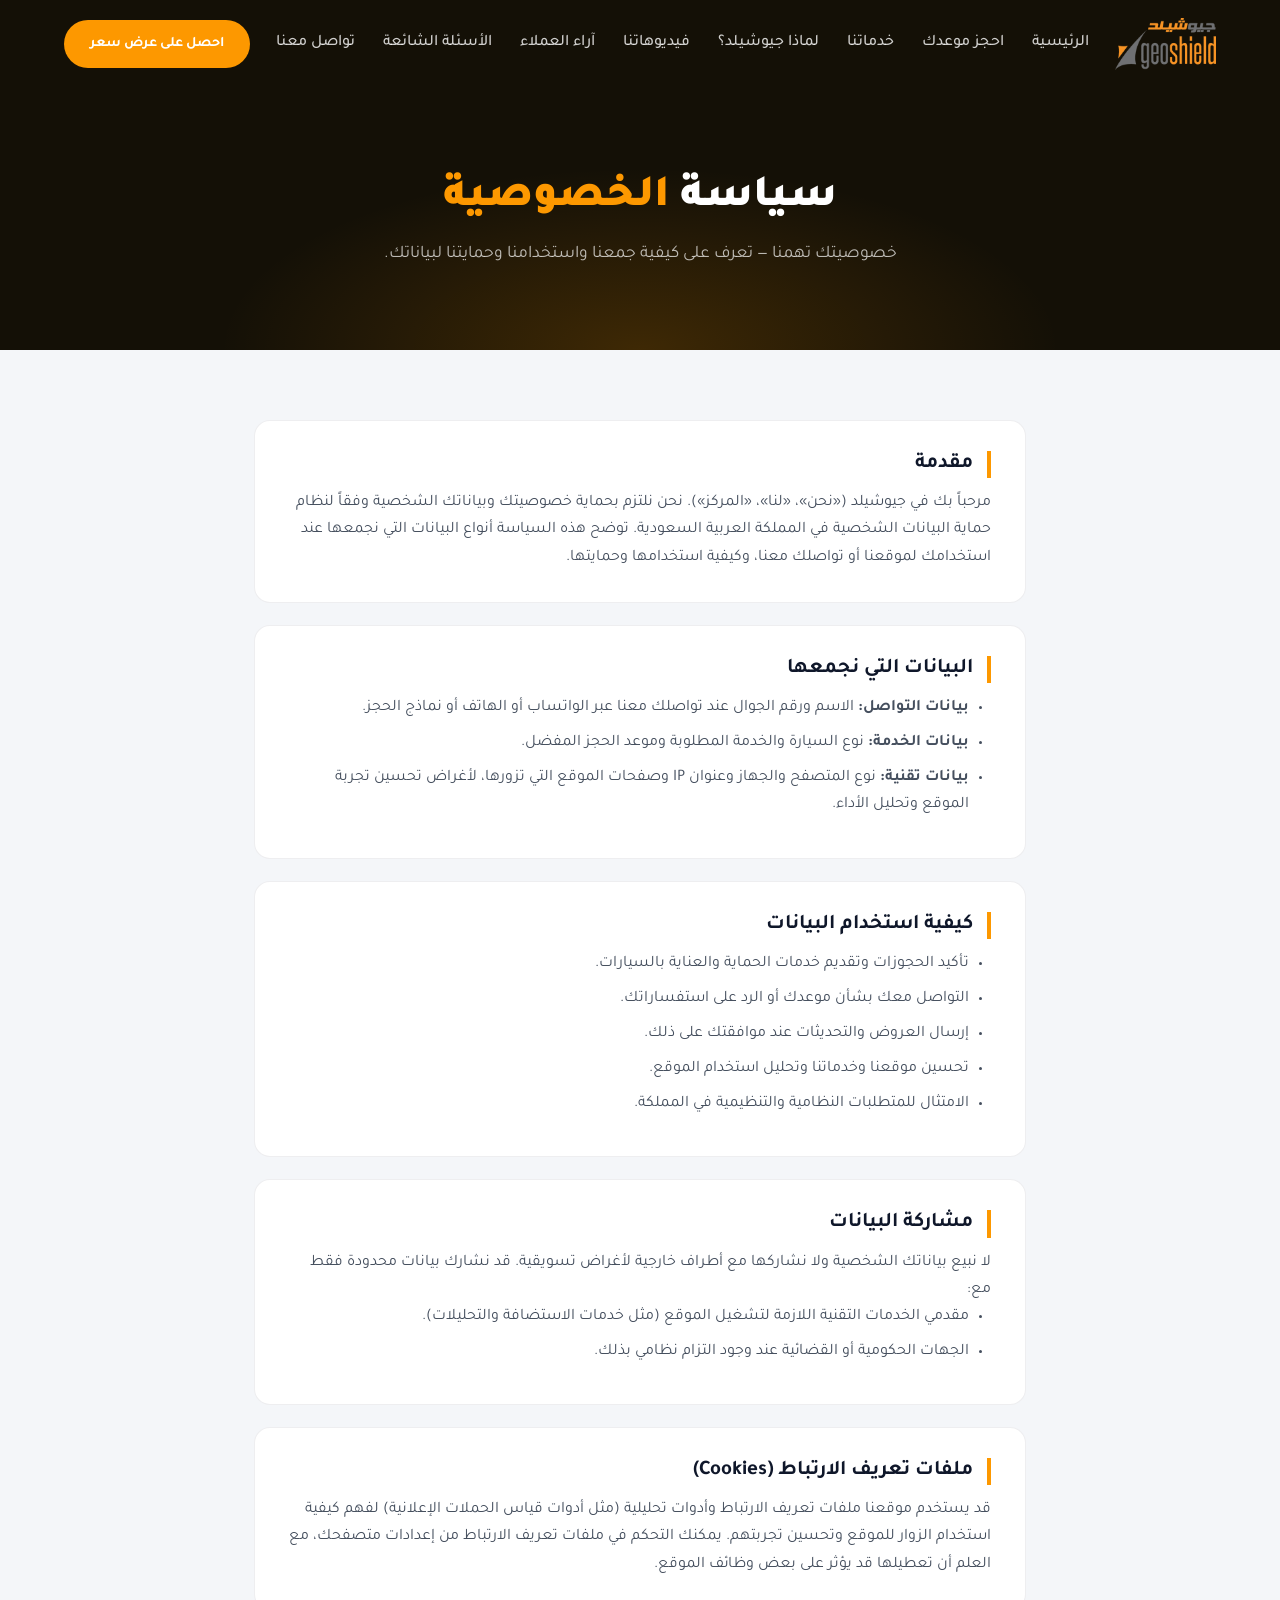
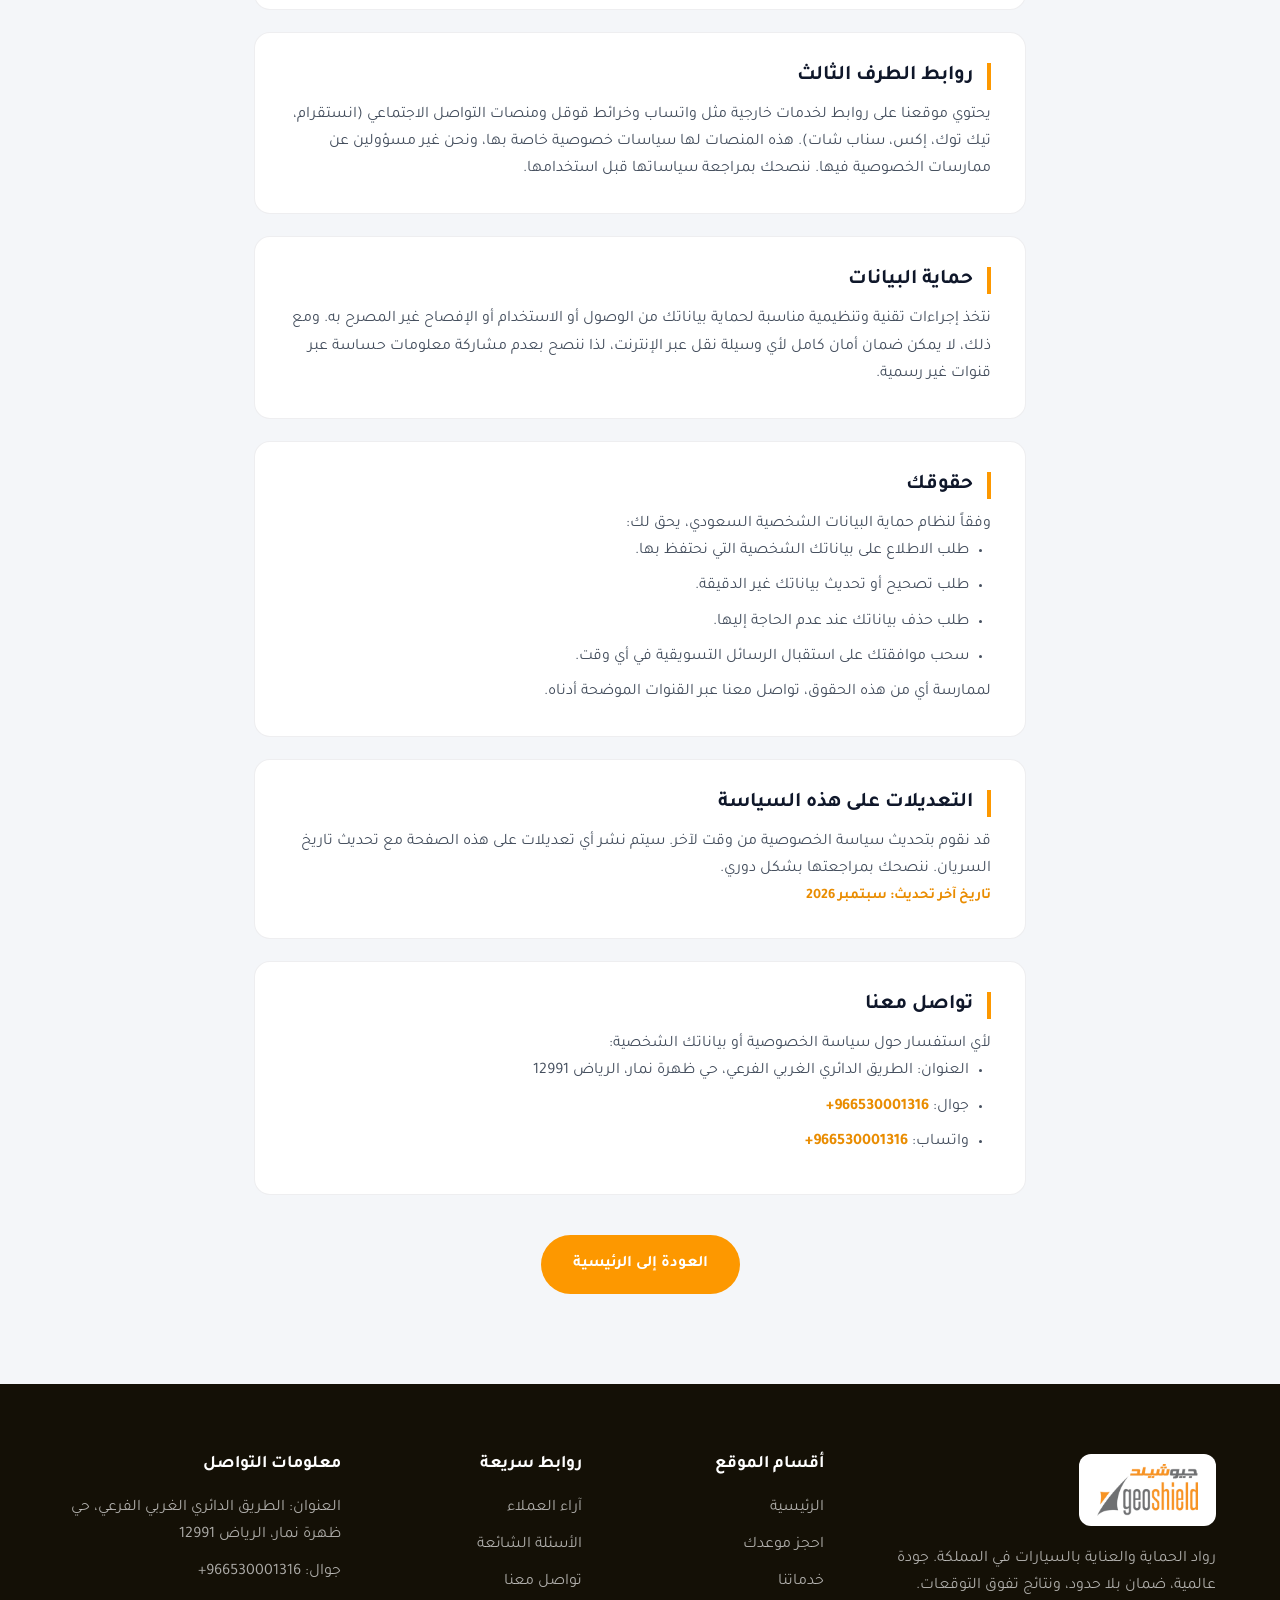
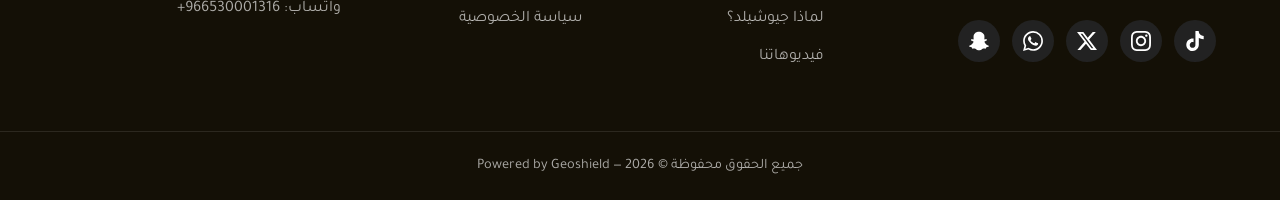
<file: privacy.html>
<!DOCTYPE html>
<html lang="ar" dir="rtl">
<head>
  <meta charset="UTF-8" />
  <meta name="viewport" content="width=device-width, initial-scale=1.0" />
  <title>سياسة الخصوصية | جيوشيلد — Geoshield</title>
  <meta name="description" content="سياسة الخصوصية لمركز جيوشيلد للعناية بالسيارات — كيف نجمع ونستخدم ونحمي بياناتك." />
  <meta name="robots" content="index, follow" />
  <meta name="theme-color" content="#FD9800" />
  <link rel="canonical" href="https://carclass-sa.com/privacy.html" />
  <link rel="icon" href="assets/favicon.png" />
  <link rel="preconnect" href="https://fonts.googleapis.com" />
  <link rel="preconnect" href="https://fonts.gstatic.com" crossorigin />
  <link href="https://fonts.googleapis.com/css2?family=Tajawal:wght@400;500;700;800;900&display=swap" rel="stylesheet" />
  <link rel="stylesheet" href="style.css" />
</head>
<body>

  <!-- ===== Header ===== -->
  <header class="site-header scrolled" id="siteHeader">
    <div class="container header-inner">
      <a href="index.html" class="logo">
        <img src="assets/logo.png" alt="Geoshield - جيوشيلد" />
      </a>

      <nav class="main-nav" id="mainNav">
        <a href="index.html" class="nav-link">الرئيسية</a>
        <a href="index.html#booking" class="nav-link">احجز موعدك</a>
        <a href="index.html#services" class="nav-link">خدماتنا</a>
        <a href="index.html#features" class="nav-link">لماذا جيوشيلد؟</a>
        <a href="index.html#videos" class="nav-link">فيديوهاتنا</a>
        <a href="index.html#reviews" class="nav-link">آراء العملاء</a>
        <a href="index.html#faq" class="nav-link">الأسئلة الشائعة</a>
        <a href="index.html#contact" class="nav-link">تواصل معنا</a>
      </nav>

      <a href="https://wa.me/966530001316" target="_blank" rel="noopener" class="btn btn-primary header-cta">احصل على عرض سعر</a>

      <button class="menu-toggle" id="menuToggle" aria-label="القائمة">
        <span></span><span></span><span></span>
      </button>
    </div>
  </header>

  <!-- ===== Page hero ===== -->
  <section class="page-hero">
    <div class="container">
      <h1>سياسة <span class="accent">الخصوصية</span></h1>
      <p>خصوصيتك تهمنا — تعرف على كيفية جمعنا واستخدامنا وحمايتنا لبياناتك.</p>
    </div>
  </section>

  <!-- ===== Content ===== -->
  <section class="policy-content">
    <div class="container policy-container">

      <div class="policy-block reveal">
        <h2>مقدمة</h2>
        <p>مرحباً بك في جيوشيلد («نحن»، «لنا»، «المركز»). نحن نلتزم بحماية خصوصيتك وبياناتك الشخصية وفقاً لنظام حماية البيانات الشخصية في المملكة العربية السعودية. توضح هذه السياسة أنواع البيانات التي نجمعها عند استخدامك لموقعنا أو تواصلك معنا، وكيفية استخدامها وحمايتها.</p>
      </div>

      <div class="policy-block reveal">
        <h2>البيانات التي نجمعها</h2>
        <ul>
          <li><strong>بيانات التواصل:</strong> الاسم ورقم الجوال عند تواصلك معنا عبر الواتساب أو الهاتف أو نماذج الحجز.</li>
          <li><strong>بيانات الخدمة:</strong> نوع السيارة والخدمة المطلوبة وموعد الحجز المفضل.</li>
          <li><strong>بيانات تقنية:</strong> نوع المتصفح والجهاز وعنوان IP وصفحات الموقع التي تزورها، لأغراض تحسين تجربة الموقع وتحليل الأداء.</li>
        </ul>
      </div>

      <div class="policy-block reveal">
        <h2>كيفية استخدام البيانات</h2>
        <ul>
          <li>تأكيد الحجوزات وتقديم خدمات الحماية والعناية بالسيارات.</li>
          <li>التواصل معك بشأن موعدك أو الرد على استفساراتك.</li>
          <li>إرسال العروض والتحديثات عند موافقتك على ذلك.</li>
          <li>تحسين موقعنا وخدماتنا وتحليل استخدام الموقع.</li>
          <li>الامتثال للمتطلبات النظامية والتنظيمية في المملكة.</li>
        </ul>
      </div>

      <div class="policy-block reveal">
        <h2>مشاركة البيانات</h2>
        <p>لا نبيع بياناتك الشخصية ولا نشاركها مع أطراف خارجية لأغراض تسويقية. قد نشارك بيانات محدودة فقط مع:</p>
        <ul>
          <li>مقدمي الخدمات التقنية اللازمة لتشغيل الموقع (مثل خدمات الاستضافة والتحليلات).</li>
          <li>الجهات الحكومية أو القضائية عند وجود التزام نظامي بذلك.</li>
        </ul>
      </div>

      <div class="policy-block reveal">
        <h2>ملفات تعريف الارتباط (Cookies)</h2>
        <p>قد يستخدم موقعنا ملفات تعريف الارتباط وأدوات تحليلية (مثل أدوات قياس الحملات الإعلانية) لفهم كيفية استخدام الزوار للموقع وتحسين تجربتهم. يمكنك التحكم في ملفات تعريف الارتباط من إعدادات متصفحك، مع العلم أن تعطيلها قد يؤثر على بعض وظائف الموقع.</p>
      </div>

      <div class="policy-block reveal">
        <h2>روابط الطرف الثالث</h2>
        <p>يحتوي موقعنا على روابط لخدمات خارجية مثل واتساب وخرائط قوقل ومنصات التواصل الاجتماعي (انستقرام، تيك توك، إكس، سناب شات). هذه المنصات لها سياسات خصوصية خاصة بها، ونحن غير مسؤولين عن ممارسات الخصوصية فيها. ننصحك بمراجعة سياساتها قبل استخدامها.</p>
      </div>

      <div class="policy-block reveal">
        <h2>حماية البيانات</h2>
        <p>نتخذ إجراءات تقنية وتنظيمية مناسبة لحماية بياناتك من الوصول أو الاستخدام أو الإفصاح غير المصرح به. ومع ذلك، لا يمكن ضمان أمان كامل لأي وسيلة نقل عبر الإنترنت، لذا ننصح بعدم مشاركة معلومات حساسة عبر قنوات غير رسمية.</p>
      </div>

      <div class="policy-block reveal">
        <h2>حقوقك</h2>
        <p>وفقاً لنظام حماية البيانات الشخصية السعودي، يحق لك:</p>
        <ul>
          <li>طلب الاطلاع على بياناتك الشخصية التي نحتفظ بها.</li>
          <li>طلب تصحيح أو تحديث بياناتك غير الدقيقة.</li>
          <li>طلب حذف بياناتك عند عدم الحاجة إليها.</li>
          <li>سحب موافقتك على استقبال الرسائل التسويقية في أي وقت.</li>
        </ul>
        <p>لممارسة أي من هذه الحقوق، تواصل معنا عبر القنوات الموضحة أدناه.</p>
      </div>

      <div class="policy-block reveal">
        <h2>التعديلات على هذه السياسة</h2>
        <p>قد نقوم بتحديث سياسة الخصوصية من وقت لآخر. سيتم نشر أي تعديلات على هذه الصفحة مع تحديث تاريخ السريان. ننصحك بمراجعتها بشكل دوري.</p>
        <p class="policy-date">تاريخ آخر تحديث: سبتمبر 2026</p>
      </div>

      <div class="policy-block reveal">
        <h2>تواصل معنا</h2>
        <p>لأي استفسار حول سياسة الخصوصية أو بياناتك الشخصية:</p>
        <ul>
          <li>العنوان: الطريق الدائري الغربي الفرعي، حي ظهرة نمار، الرياض 12991</li>
          <li>جوال: <a href="tel:+966530001316" dir="ltr">+966530001316</a></li>
          <li>واتساب: <a href="https://wa.me/966530001316" target="_blank" rel="noopener" dir="ltr">+966530001316</a></li>
        </ul>
      </div>

      <div class="policy-back reveal">
        <a href="index.html" class="btn btn-primary">العودة إلى الرئيسية</a>
      </div>

    </div>
  </section>

  <!-- ===== Footer ===== -->
  <footer class="site-footer">
    <div class="container footer-grid">
      <div class="footer-col footer-brand">
        <a href="index.html" class="logo footer-logo">
          <img src="assets/logo.png" alt="Geoshield - جيوشيلد" />
        </a>
        <p>رواد الحماية والعناية بالسيارات في المملكة. جودة عالمية، ضمان بلا حدود، ونتائج تفوق التوقعات.</p>
        <div class="socials">
          <a href="https://www.tiktok.com/@geoshield2024" target="_blank" rel="noopener" aria-label="تيك توك" title="TikTok" class="social-tiktok">
            <svg viewBox="0 0 24 24" fill="currentColor"><path d="M12.525.02c1.31-.02 2.61-.01 3.91-.02.08 1.53.63 3.09 1.75 4.17 1.12 1.11 2.7 1.62 4.24 1.79v4.03c-1.44-.05-2.89-.35-4.2-.97-.57-.26-1.1-.59-1.62-.93-.01 2.92.01 5.84-.02 8.75-.08 1.4-.54 2.79-1.35 3.94-1.31 1.92-3.58 3.17-5.91 3.21-1.43.08-2.86-.31-4.08-1.03-2.02-1.19-3.44-3.37-3.65-5.71-.02-.5-.03-1-.01-1.49.18-1.9 1.12-3.72 2.58-4.96 1.66-1.44 3.98-2.13 6.15-1.72.02 1.48-.04 2.96-.04 4.44-.99-.32-2.15-.23-3.02.37-.63.41-1.11 1.04-1.36 1.75-.21.51-.15 1.07-.14 1.61.24 1.64 1.82 3.02 3.5 2.87 1.12-.01 2.19-.66 2.77-1.61.19-.33.4-.67.41-1.06.1-1.79.06-3.57.07-5.36.01-4.03-.01-8.05.02-12.07z"/></svg>
          </a>
          <a href="https://www.instagram.com/geoshield2024" target="_blank" rel="noopener" aria-label="انستقرام" title="Instagram" class="social-instagram">
            <svg viewBox="0 0 24 24" fill="currentColor"><path d="M12 0C8.74 0 8.333.015 7.053.072 5.775.132 4.905.333 4.14.63c-.789.306-1.459.717-2.126 1.384S.935 3.35.63 4.14C.333 4.905.131 5.775.072 7.053.012 8.333 0 8.74 0 12s.015 3.667.072 4.947c.06 1.277.261 2.148.558 2.913.306.788.717 1.459 1.384 2.126.667.666 1.336 1.079 2.126 1.384.766.296 1.636.499 2.913.558C8.333 23.988 8.74 24 12 24s3.667-.015 4.947-.072c1.277-.06 2.148-.262 2.913-.558.788-.306 1.459-.718 2.126-1.384.666-.667 1.079-1.335 1.384-2.126.296-.765.499-1.636.558-2.913.06-1.28.072-1.687.072-4.947s-.015-3.667-.072-4.947c-.06-1.277-.262-2.149-.558-2.913-.306-.789-.718-1.459-1.384-2.126C21.319 1.347 20.651.935 19.86.63c-.765-.297-1.636-.499-2.913-.558C15.667.012 15.26 0 12 0zm0 2.16c3.203 0 3.585.016 4.85.071 1.17.055 1.805.249 2.227.415.562.217.96.477 1.382.896.419.42.679.819.896 1.381.164.422.36 1.057.413 2.227.057 1.266.07 1.646.07 4.85s-.015 3.585-.074 4.85c-.061 1.17-.256 1.805-.421 2.227-.224.562-.479.96-.899 1.382-.419.419-.824.679-1.38.896-.42.164-1.065.36-2.235.413-1.274.057-1.649.07-4.859.07-3.211 0-3.586-.015-4.859-.074-1.171-.061-1.816-.256-2.236-.421-.569-.224-.96-.479-1.379-.899-.421-.419-.69-.824-.9-1.38-.165-.42-.359-1.065-.42-2.235-.045-1.26-.061-1.649-.061-4.844 0-3.196.016-3.586.061-4.861.061-1.17.255-1.814.42-2.234.21-.57.479-.96.9-1.381.419-.419.81-.689 1.379-.898.42-.166 1.051-.361 2.221-.421 1.275-.045 1.65-.06 4.859-.06l.045.03zm0 3.678c-3.405 0-6.162 2.76-6.162 6.162 0 3.405 2.76 6.162 6.162 6.162 3.405 0 6.162-2.76 6.162-6.162 0-3.405-2.76-6.162-6.162-6.162zM12 16c-2.21 0-4-1.79-4-4s1.79-4 4-4 4 1.79 4 4-1.79 4-4 4zm7.846-10.405c0 .795-.646 1.44-1.44 1.44-.795 0-1.44-.646-1.44-1.44 0-.794.646-1.439 1.44-1.439.793-.001 1.44.645 1.44 1.439z"/></svg>
          </a>
          <a href="https://x.com/geoshield2024" target="_blank" rel="noopener" aria-label="إكس" title="X" class="social-x">
            <svg viewBox="0 0 24 24" fill="currentColor"><path d="M18.901 1.153h3.68l-8.04 9.19L24 22.846h-7.406l-5.8-7.584-6.638 7.584H.474l8.6-9.83L0 1.154h7.594l5.243 6.932ZM17.61 20.644h2.039L6.486 3.24H4.298Z"/></svg>
          </a>
          <a href="https://wa.me/966530001316" target="_blank" rel="noopener" aria-label="واتساب" title="WhatsApp" class="social-whatsapp">
            <svg viewBox="0 0 24 24" fill="currentColor"><path d="M17.472 14.382c-.297-.149-1.758-.867-2.03-.967-.273-.099-.471-.148-.67.15-.197.297-.767.966-.94 1.164-.173.199-.347.223-.644.075-.297-.15-1.255-.463-2.39-1.475-.883-.788-1.48-1.761-1.653-2.059-.173-.297-.018-.458.13-.606.134-.133.298-.347.446-.52.149-.174.198-.298.298-.497.099-.198.05-.371-.025-.52-.075-.149-.669-1.612-.916-2.207-.242-.579-.487-.5-.669-.51-.173-.008-.371-.01-.57-.01-.198 0-.52.074-.792.372-.272.297-1.04 1.016-1.04 2.479 0 1.462 1.065 2.875 1.213 3.074.149.198 2.096 3.2 5.077 4.487.709.306 1.262.489 1.694.625.712.227 1.36.195 1.871.118.571-.085 1.758-.719 2.006-1.413.248-.694.248-1.289.173-1.413-.074-.124-.272-.198-.57-.347m-5.421 7.403h-.004a9.87 9.87 0 01-5.031-1.378l-.361-.214-3.741.982.998-3.648-.235-.374a9.86 9.86 0 01-1.51-5.26c.001-5.45 4.436-9.884 9.888-9.884 2.64 0 5.122 1.03 6.988 2.898a9.825 9.825 0 012.893 6.994c-.003 5.45-4.437 9.884-9.885 9.884m8.413-18.297A11.815 11.815 0 0012.05 0C5.495 0 .16 5.335.157 11.892c0 2.096.547 4.142 1.588 5.945L.057 24l6.305-1.654a11.882 11.882 0 005.683 1.448h.005c6.554 0 11.89-5.335 11.893-11.893 0-3.176-1.236-6.16-3.485-8.403z"/></svg>
          </a>
          <a href="https://www.snapchat.com/add/geoshield2024" target="_blank" rel="noopener" aria-label="سناب شات" title="Snapchat" class="social-snapchat">
            <svg viewBox="0 0 24 24" fill="currentColor"><path d="M12.206.793c.99 0 4.347.276 5.93 3.821.529 1.193.403 3.219.299 4.847l-.003.06c-.012.18-.022.345-.03.51.075.045.203.09.401.09.3-.016.659-.12 1.033-.301.165-.088.344-.104.464-.104.182 0 .359.029.509.09.45.149.734.479.734.838.015.449-.39.839-1.213 1.168-.089.029-.209.075-.344.119-.45.135-1.139.36-1.333.81-.09.224-.061.524.12.868l.015.015c.06.136 1.526 3.475 4.791 4.014.255.044.435.27.42.509 0 .075-.015.149-.045.225-.24.569-1.273.988-3.146 1.271-.059.091-.12.375-.164.57-.029.179-.074.36-.134.553-.076.271-.27.405-.555.405h-.03c-.135 0-.313-.031-.538-.074-.36-.075-.765-.135-1.273-.135-.3 0-.599.015-.913.074-.6.104-1.123.464-1.723.884-.853.599-1.826 1.288-3.294 1.288-.06 0-.119-.015-.18-.015h-.149c-1.468 0-2.427-.675-3.279-1.288-.599-.42-1.107-.779-1.707-.884-.314-.045-.629-.074-.928-.074-.54 0-.958.089-1.272.149-.211.043-.391.074-.54.074-.374 0-.523-.224-.583-.42-.061-.192-.09-.389-.135-.567-.046-.181-.105-.494-.166-.57-1.918-.222-2.95-.642-3.189-1.226-.031-.063-.052-.15-.055-.225-.015-.243.165-.465.42-.509 3.264-.54 4.73-3.879 4.791-4.02l.016-.029c.18-.345.224-.645.119-.869-.195-.434-.884-.658-1.332-.809-.121-.029-.24-.074-.346-.119-1.107-.435-1.257-.93-1.197-1.273.09-.479.674-.793 1.168-.793.146 0 .27.029.383.074.42.194.789.3 1.104.3.234 0 .384-.06.465-.105l-.046-.569c-.098-1.626-.225-3.651.307-4.837C7.392 1.077 10.739.807 11.727.807l.419-.015h.06z"/></svg>
          </a>
        </div>
      </div>

      <div class="footer-col">
        <h4>أقسام الموقع</h4>
        <a href="index.html">الرئيسية</a>
        <a href="index.html#booking">احجز موعدك</a>
        <a href="index.html#services">خدماتنا</a>
        <a href="index.html#features">لماذا جيوشيلد؟</a>
        <a href="index.html#videos">فيديوهاتنا</a>
      </div>

      <div class="footer-col">
        <h4>روابط سريعة</h4>
        <a href="index.html#reviews">آراء العملاء</a>
        <a href="index.html#faq">الأسئلة الشائعة</a>
        <a href="index.html#contact">تواصل معنا</a>
        <a href="privacy.html">سياسة الخصوصية</a>
      </div>

      <div class="footer-col">
        <h4>معلومات التواصل</h4>
        <p>العنوان: الطريق الدائري الغربي الفرعي، حي ظهرة نمار، الرياض 12991</p>
        <p>جوال: <a href="tel:+966530001316" dir="ltr">+966530001316</a></p>
        <p>واتساب: <a href="https://wa.me/966530001316" target="_blank" rel="noopener" dir="ltr">+966530001316</a></p>
      </div>
    </div>

    <div class="footer-bottom">
      <div class="container">
        <p>جميع الحقوق محفوظة © <span id="year">2026</span> — Powered by Geoshield</p>
      </div>
    </div>
  </footer>

  <script src="script.js"></script>
</body>
</html>
</file>
<file: style.css>
/* ===== Geoshield Landing — carclass-sa.com ===== */
:root {
  --orange: #FD9800;
  --orange-dark: #E98C00;
  --accent: #FD9800;
  --navy: #0F172A;
  --gray: #454F5E;
  --bg: #F4F6F9;
  --bg-2: #E9EDF3;
  --dark: #141006;
  --dark-2: #222222;
  --white: #FFFFFF;
  --radius: 16px;
  --shadow: 0 10px 30px rgba(15, 23, 42, .10);
  --transition: .3s ease;
}

* { margin: 0; padding: 0; box-sizing: border-box; }

html { scroll-behavior: smooth; scroll-padding-top: 90px; }

body {
  font-family: 'Tajawal', sans-serif;
  color: var(--gray);
  background: var(--bg);
  line-height: 1.7;
  overflow-x: hidden;
}

.container { max-width: 1200px; margin: 0 auto; padding: 0 24px; }

h1, h2, h3, h4 { color: var(--navy); line-height: 1.3; }
a { text-decoration: none; color: inherit; }
img { max-width: 100%; display: block; }

.accent { color: var(--orange); }

/* ===== Buttons ===== */
.btn {
  display: inline-flex;
  align-items: center;
  gap: 10px;
  padding: 14px 30px;
  border-radius: 50px;
  font-weight: 700;
  font-size: 1rem;
  border: 2px solid transparent;
  cursor: pointer;
  transition: var(--transition);
}
.btn-sm { padding: 10px 24px; font-size: .9rem; }

.btn-primary {
  background: var(--orange);
  color: var(--white);
}
.btn-primary:hover {
  background: var(--orange-dark);
  transform: translateY(-3px);
  box-shadow: 0 12px 24px rgba(253, 152, 0, .35);
}

.btn-outline {
  border-color: rgba(255, 255, 255, .35);
  color: var(--white);
}
.btn-outline:hover {
  background: var(--white);
  color: var(--navy);
  transform: translateY(-3px);
}

.btn-outline-dark {
  border-color: var(--navy);
  color: var(--navy);
}
.btn-outline-dark:hover {
  background: var(--navy);
  color: var(--white);
  transform: translateY(-3px);
}

.btn-light {
  background: var(--white);
  color: var(--orange-dark);
}
.btn-light:hover {
  background: var(--navy);
  color: var(--white);
  transform: translateY(-3px);
}

.btn-brand-ig {
  background: linear-gradient(45deg, #f09433, #e6683c, #dc2743, #cc2366, #bc1888);
  color: var(--white);
}
.btn-brand-ig:hover {
  transform: translateY(-3px);
  box-shadow: 0 12px 24px rgba(220, 39, 67, .4);
  filter: brightness(1.06);
}

.btn-brand-tt {
  background: #010101;
  color: var(--white);
}
.btn-brand-tt:hover {
  transform: translateY(-3px);
  background: #1f1f23;
  box-shadow: 0 12px 24px rgba(0, 0, 0, .35);
}

/* ===== Header ===== */
.site-header {
  position: fixed;
  inset-inline: 0;
  top: 0;
  z-index: 100;
  padding: 18px 0;
  transition: var(--transition);
}
.site-header.scrolled {
  background: rgba(20, 16, 6, .92);
  backdrop-filter: blur(12px);
  padding: 10px 0;
  box-shadow: 0 4px 20px rgba(0, 0, 0, .35);
}

.header-inner {
  display: flex;
  align-items: center;
  justify-content: space-between;
  gap: 20px;
}

.logo img { height: 52px; width: auto; }

.main-nav {
  display: flex;
  gap: 28px;
}
.nav-link {
  color: rgba(255, 255, 255, .8);
  font-weight: 500;
  position: relative;
  transition: var(--transition);
}
.nav-link::after {
  content: '';
  position: absolute;
  bottom: -6px;
  inset-inline-start: 0;
  width: 0;
  height: 2px;
  background: var(--orange);
  transition: var(--transition);
}
.nav-link:hover, .nav-link.active { color: var(--white); }
.nav-link:hover::after, .nav-link.active::after { width: 100%; }

.header-cta { padding: 10px 24px; font-size: .9rem; }

.menu-toggle {
  display: none;
  flex-direction: column;
  gap: 5px;
  background: none;
  border: none;
  cursor: pointer;
  padding: 6px;
}
.menu-toggle span {
  width: 26px;
  height: 3px;
  background: var(--white);
  border-radius: 3px;
  transition: var(--transition);
}
.menu-toggle.open span:nth-child(1) { transform: translateY(8px) rotate(45deg); }
.menu-toggle.open span:nth-child(2) { opacity: 0; }
.menu-toggle.open span:nth-child(3) { transform: translateY(-8px) rotate(-45deg); }

/* ===== Hero ===== */
.hero {
  position: relative;
  background: var(--dark);
  padding: 170px 0 140px;
  overflow: hidden;
}
.hero::before {
  content: '';
  position: absolute;
  inset: 0;
  background:
    radial-gradient(600px 300px at 85% 20%, rgba(253, 152, 0, .18), transparent 70%),
    radial-gradient(500px 300px at 10% 90%, rgba(253, 152, 0, .10), transparent 70%);
}
.hero-glow {
  position: absolute;
  bottom: -140px;
  inset-inline-start: 50%;
  transform: translateX(50%);
  width: 900px;
  height: 300px;
  background: radial-gradient(ellipse, rgba(253, 152, 0, .25), transparent 70%);
  pointer-events: none;
}

.hero-inner {
  position: relative;
  display: grid;
  grid-template-columns: 1.1fr 1fr;
  align-items: center;
  gap: 40px;
}

.hero-badge {
  display: inline-block;
  background: rgba(253, 152, 0, .14);
  color: var(--orange);
  border: 1px solid rgba(253, 152, 0, .4);
  padding: 6px 18px;
  border-radius: 50px;
  font-size: .85rem;
  font-weight: 700;
  margin-bottom: 20px;
}

.hero-text h1 {
  color: var(--white);
  font-size: clamp(2rem, 4.5vw, 3.4rem);
  font-weight: 900;
  margin-bottom: 18px;
}
.hero-text p {
  color: rgba(255, 255, 255, .72);
  font-size: 1.2rem;
  max-width: 480px;
  margin-bottom: 34px;
}

.hero-actions { display: flex; gap: 16px; flex-wrap: wrap; }

.hero-image img {
  filter: drop-shadow(0 30px 40px rgba(0, 0, 0, .5));
}

/* ===== Hero marquee ticker ===== */
.hero-marquee {
  position: absolute;
  bottom: 0;
  inset-inline: 0;
  border-top: 1px solid rgba(253, 152, 0, .25);
  background: rgba(255, 255, 255, .03);
  backdrop-filter: blur(4px);
  overflow: hidden;
  padding: 16px 0;
}
.marquee-track {
  display: flex;
  align-items: center;
  gap: 36px;
  width: max-content;
  animation: marquee 28s linear infinite;
}
.hero-marquee:hover .marquee-track { animation-play-state: paused; }
.marquee-track span {
  color: rgba(255, 255, 255, .85);
  font-weight: 700;
  font-size: 1rem;
  white-space: nowrap;
}
.marquee-track i {
  flex: 0 0 auto;
  width: 9px;
  height: 9px;
  background: var(--accent);
  transform: rotate(45deg);
  border-radius: 2px;
}
@keyframes marquee {
  from { transform: translateX(0); }
  to   { transform: translateX(50%); }
}

/* ===== Info cards ===== */
.info-section {
  position: relative;
  z-index: 2;
  padding: 90px 0;
}
.info-grid {
  display: grid;
  grid-template-columns: repeat(3, 1fr);
  gap: 24px;
}
.info-card {
  background: var(--white);
  border-radius: var(--radius);
  padding: 36px 28px;
  text-align: center;
  box-shadow: var(--shadow);
  border-top: 4px solid var(--orange);
  transition: var(--transition);
}
.info-card:hover { transform: translateY(-8px); }
.info-card h3 { font-size: 1.25rem; margin-bottom: 8px; }
.info-card p { margin-bottom: 20px; }
.phone-number {
  font-size: 1.5rem;
  font-weight: 800;
  color: var(--navy);
  letter-spacing: 1px;
}

.info-icon {
  width: 64px;
  height: 64px;
  margin: 0 auto 18px;
  background: rgba(253, 152, 0, .1);
  border-radius: 50%;
  display: grid;
  place-items: center;
}
.info-icon svg { width: 30px; height: 30px; fill: var(--orange); }

/* ===== Hero chips ===== */
.hero-chips {
  display: flex;
  gap: 10px;
  flex-wrap: wrap;
  margin: 26px 0 0;
  padding: 0;
  list-style: none;
}
.hero-chips li {
  display: flex;
  align-items: center;
  gap: 7px;
  font-size: .85rem;
  font-weight: 600;
  color: #fff;
  background: rgba(255, 255, 255, .08);
  border: 1px solid rgba(255, 255, 255, .16);
  padding: 8px 14px;
  border-radius: 999px;
}
.hero-chips svg { color: var(--accent); }

/* ===== Services ===== */
.services {
  padding: 100px 0;
  background: linear-gradient(160deg, #0F172A 0%, #141006 100%);
}
.services .section-head h2 { color: #fff; }
.services .section-head p { color: rgba(255, 255, 255, .72); }

.services-grid {
  display: grid;
  grid-template-columns: repeat(4, 1fr);
  gap: 24px;
}
.service-card {
  background: rgba(255, 255, 255, .05);
  border-radius: var(--radius);
  padding: 34px 26px;
  text-align: center;
  border: 1px solid rgba(255, 255, 255, .1);
  transition: var(--transition);
  display: flex;
  flex-direction: column;
  align-items: center;
}
.service-card:hover {
  transform: translateY(-8px);
  box-shadow: 0 18px 44px rgba(0, 0, 0, .35);
  border-color: rgba(253, 152, 0, .55);
  background: rgba(253, 152, 0, .08);
}
.service-card h3 { font-size: 1.2rem; margin-bottom: 10px; color: #fff; }
.service-card p { font-size: .95rem; margin-bottom: 18px; color: rgba(255, 255, 255, .72); }
.service-card .feature-icon { margin: 0 0 20px; }
.service-perks {
  list-style: none;
  padding: 0;
  margin: 0 0 22px;
  width: 100%;
  text-align: right;
  display: flex;
  flex-direction: column;
  gap: 9px;
  flex: 1;
}
.service-perks li {
  display: flex;
  align-items: center;
  gap: 9px;
  font-size: .87rem;
  color: rgba(255, 255, 255, .8);
}
.service-perks li::before {
  content: '✓';
  flex: 0 0 19px;
  width: 19px;
  height: 19px;
  display: grid;
  place-items: center;
  border-radius: 50%;
  background: rgba(253, 152, 0, .15);
  color: var(--accent);
  font-size: .7rem;
  font-weight: 800;
}

/* ===== Features ===== */
.features {
  background: var(--bg);
  padding: 100px 0;
}

.section-head {
  text-align: center;
  max-width: 640px;
  margin: 0 auto 60px;
}
.section-head h2 {
  font-size: clamp(1.7rem, 3.5vw, 2.6rem);
  font-weight: 800;
  margin-bottom: 12px;
}
.section-head p { font-size: 1.05rem; }

.section-tag {
  display: inline-block;
  background: rgba(253, 152, 0, .1);
  color: var(--orange-dark);
  padding: 5px 18px;
  border-radius: 50px;
  font-size: .85rem;
  font-weight: 700;
  margin-bottom: 14px;
}

.features-grid {
  display: grid;
  grid-template-columns: repeat(3, 1fr);
  gap: 24px;
}
.feature-card {
  background: var(--white);
  border-radius: var(--radius);
  padding: 36px 28px;
  transition: var(--transition);
  border: 1px solid rgba(15, 23, 42, .06);
}
.feature-card:hover {
  transform: translateY(-8px);
  box-shadow: var(--shadow);
  border-color: rgba(253, 152, 0, .4);
}
.feature-card h3 { font-size: 1.2rem; margin-bottom: 10px; }
.feature-card p { font-size: .95rem; }

.feature-icon {
  width: 60px;
  height: 60px;
  background: linear-gradient(135deg, var(--orange), var(--orange-dark));
  border-radius: 14px;
  display: grid;
  place-items: center;
  margin-bottom: 20px;
  box-shadow: 0 8px 18px rgba(253, 152, 0, .35);
}
.feature-icon svg { width: 30px; height: 30px; fill: var(--white); }

/* ===== Videos (social embeds) ===== */
.videos {
  background: var(--white);
  padding: 100px 0;
}

.video-tabs {
  display: flex;
  justify-content: center;
  gap: 14px;
  margin-bottom: 44px;
}
.video-tab {
  display: inline-flex;
  align-items: center;
  gap: 10px;
  padding: 12px 32px;
  border-radius: 50px;
  border: 2px solid rgba(15, 23, 42, .12);
  background: var(--white);
  color: var(--navy);
  font-family: inherit;
  font-weight: 700;
  font-size: 1rem;
  cursor: pointer;
  transition: var(--transition);
}
.video-tab.tab-instagram { border-color: #E1306C; color: #E1306C; }
.video-tab.tab-instagram.active {
  background: linear-gradient(45deg, #f09433, #e6683c, #dc2743, #cc2366, #bc1888);
  border-color: transparent;
  color: var(--white);
  box-shadow: 0 10px 22px rgba(220, 39, 67, .35);
}
.video-tab.tab-tiktok { border-color: #010101; color: #010101; }
.video-tab.tab-tiktok.active {
  background: #010101;
  border-color: #010101;
  color: var(--white);
  box-shadow: 0 10px 22px rgba(0, 0, 0, .3);
}
.video-tab.tab-tiktok.active svg {
  filter: drop-shadow(-1.5px 0 #25F4EE) drop-shadow(1.5px 0 #FE2C55);
}

.video-panel { display: none; }
.video-panel.active { display: block; }

/* Horizontal video scroller with branded scrollbar */
.video-grid {
  display: flex;
  gap: 24px;
  overflow-x: auto;
  overscroll-behavior-x: contain;
  scroll-snap-type: x mandatory;
  padding: 4px 4px 18px;
  scrollbar-width: thin;
  scrollbar-color: var(--orange) var(--bg);
}
.video-grid > * {
  flex: 0 0 min(340px, 82vw);
  scroll-snap-align: start;
}
.video-grid::-webkit-scrollbar { height: 10px; }
.video-grid::-webkit-scrollbar-track {
  background: var(--bg);
  border-radius: 10px;
}
.video-grid::-webkit-scrollbar-thumb {
  background: linear-gradient(135deg, var(--orange), var(--orange-dark));
  border-radius: 10px;
  border: 2px solid var(--bg);
}
.video-grid::-webkit-scrollbar-thumb:hover { background: var(--orange-dark); }
.video-frame {
  border: none;
  width: 100%;
  height: 760px;
  border-radius: var(--radius);
  background: var(--bg);
  box-shadow: var(--shadow);
}
/* Social video cards: embed media on top + branded "Watch now" footer
   covering the whole card bottom (desc/comments hidden) */
.tiktok-card,
.ig-card {
  display: flex;
  flex-direction: column;
  border-radius: var(--radius);
  overflow: hidden;
  background: var(--white);
  box-shadow: var(--shadow);
}
.tiktok-media,
.ig-media {
  overflow: hidden;
  background: #010101;
}
.tiktok-media .video-frame,
.ig-media .video-frame {
  border-radius: 0;
  box-shadow: none;
}

/* TikTok: player is 9:16 -> show exactly that, meta block sits right below */
.tiktok-media {
  aspect-ratio: 10 / 17;
  max-height: 620px;
}
.tiktok-media .video-frame {
  height: calc(100% + 220px);
  background: #010101;
}

/* Instagram: keep header + media (4:5 = 125% width), crop actions/caption below */
.ig-media { aspect-ratio: 3 / 4; background: var(--bg); }
.ig-media .video-frame { height: calc(100% + 340px); }

.tiktok-watch,
.ig-watch {
  display: flex;
  align-items: center;
  justify-content: center;
  gap: 10px;
  padding: 15px;
  color: var(--white);
  font-weight: 700;
  font-size: 1rem;
  transition: var(--transition);
}


.tiktok-watch svg,
.ig-watch svg { fill: var(--white); transition: var(--transition); }

/* TikTok brand: black + cyan/pink glitch accent */
.tiktok-watch {
  background: #010101;
  text-shadow: -1.5px 0 rgba(37, 244, 238, .7), 1.5px 0 rgba(254, 44, 85, .7);
}
.tiktok-watch svg {
  filter: drop-shadow(-1.5px 0 #25F4EE) drop-shadow(1.5px 0 #FE2C55);
}
.tiktok-watch:hover { background: #1f1f23; }

/* Instagram brand gradient */
.ig-watch {
  background: linear-gradient(45deg, #f09433, #e6683c, #dc2743, #cc2366, #bc1888);
  background-size: 200% 200%;
}
.ig-watch:hover {
  background-position: 100% 50%;
  filter: brightness(1.05);
}

.video-fallback {
  flex: 1 1 100%;
  background: var(--dark);
  border-radius: var(--radius);
  padding: 60px 30px;
  text-align: center;
  color: rgba(255, 255, 255, .7);
}
.video-fallback svg {
  width: 48px;
  height: 48px;
  fill: var(--orange);
  margin-bottom: 14px;
}
.video-fallback h3 { color: var(--white); margin-bottom: 8px; }
.video-fallback p { max-width: 480px; margin: 0 auto 22px; }

.video-more {
  text-align: center;
  margin-top: 36px;
}

/* ===== CTA Banner ===== */
.cta-banner {
  background: linear-gradient(135deg, var(--orange) 0%, var(--orange-dark) 55%, #C96F00 100%);
  padding: 90px 0;
  position: relative;
  overflow: hidden;
}
.cta-banner::before {
  content: '';
  position: absolute;
  inset: 0;
  background:
    radial-gradient(600px 300px at 85% 20%, rgba(255, 255, 255, .18), transparent 70%),
    radial-gradient(500px 260px at 10% 90%, rgba(15, 23, 42, .22), transparent 70%);
}
.cta-banner::after {
  content: '';
  position: absolute;
  inset: 0;
  background: repeating-linear-gradient(-45deg, rgba(255, 255, 255, .04) 0 2px, transparent 2px 18px);
  pointer-events: none;
}
.cta-inner {
  position: relative;
  display: flex;
  align-items: center;
  justify-content: space-between;
  gap: 40px;
  flex-wrap: wrap;
}
.cta-label {
  color: rgba(255, 255, 255, .9);
  font-weight: 700;
  font-size: 1.1rem;
}
.cta-phone {
  display: inline-flex;
  align-items: center;
  gap: 14px;
  color: var(--white);
  font-size: clamp(2.2rem, 5vw, 3.4rem);
  font-weight: 900;
  letter-spacing: 2px;
  margin: 6px 0 10px;
  transition: var(--transition);
}
.cta-phone svg {
  width: .85em;
  height: .85em;
  fill: var(--white);
  flex: 0 0 auto;
}
.cta-phone:hover { color: var(--navy); }
.cta-text p {
  color: rgba(255, 255, 255, .85);
  max-width: 520px;
}

/* ===== Stats ===== */
.stats {
  background: linear-gradient(160deg, #0F172A 0%, #141006 100%);
  padding: 80px 0;
  position: relative;
  overflow: hidden;
}
.stats::before {
  content: '';
  position: absolute;
  inset: 0;
  background: radial-gradient(700px 300px at 50% 0%, rgba(253, 152, 0, .12), transparent 70%);
}
.stats-grid {
  position: relative;
  display: grid;
  grid-template-columns: repeat(4, 1fr);
  gap: 24px;
  text-align: center;
}
.stat {
  background: rgba(255, 255, 255, .05);
  border: 1px solid rgba(255, 255, 255, .08);
  border-radius: var(--radius);
  padding: 34px 16px 28px;
  transition: var(--transition);
}
.stat:hover {
  transform: translateY(-6px);
  border-color: rgba(253, 152, 0, .45);
  background: rgba(253, 152, 0, .07);
}
.stat-icon {
  width: 52px;
  height: 52px;
  margin: 0 auto 16px;
  border-radius: 14px;
  background: rgba(253, 152, 0, .14);
  border: 1px solid rgba(253, 152, 0, .3);
  display: grid;
  place-items: center;
}
.stat-icon svg { width: 26px; height: 26px; fill: var(--accent); }
.stat-num {
  display: block;
  font-size: clamp(2.2rem, 5vw, 3rem);
  font-weight: 800;
  color: var(--accent);
  line-height: 1.1;
}
.stat-label {
  display: block;
  margin-top: 8px;
  color: rgba(255, 255, 255, .72);
  font-size: .95rem;
}
@media (max-width: 768px) {
  .stats { padding: 56px 0; }
  .stats-grid { grid-template-columns: repeat(2, 1fr); gap: 16px; }
  .stat { padding: 24px 12px 20px; }
}

/* ===== Reviews ===== */
.reviews-gallery {
  display: grid;
  grid-template-columns: repeat(4, 1fr);
  gap: 20px;
  align-items: start;
  margin-bottom: 30px;
}
.reviews-gallery:empty { display: none; }
.g-rating-wrap { display: flex; justify-content: center; margin-bottom: 32px; }
.g-rating {
  display: inline-flex;
  align-items: center;
  gap: 16px;
  background: var(--white);
  border: 1px solid rgba(15, 23, 42, .08);
  border-radius: var(--radius);
  padding: 16px 28px;
  box-shadow: var(--shadow);
}
.g-rating-info { display: flex; flex-direction: column; gap: 4px; }
.g-score { font-size: 1.7rem; font-weight: 800; color: var(--dark); margin-inline-end: 8px; }
.g-stars { color: #FBBC05; font-size: 1.05rem; letter-spacing: 2px; }
.g-count { color: var(--text); font-size: .88rem; }
.review-shot {
  border-radius: var(--radius);
  overflow: hidden;
  background: var(--white);
  border: 1px solid rgba(15, 23, 42, .08);
  box-shadow: 0 4px 14px rgba(15, 23, 42, .06);
  aspect-ratio: 3 / 4;
  cursor: zoom-in;
  transition: transform .3s ease, box-shadow .3s ease, border-color .3s ease;
}
.review-shot:hover {
  transform: translateY(-6px);
  box-shadow: 0 14px 34px rgba(15, 23, 42, .14);
  border-color: rgba(253, 152, 0, .45);
}
.review-shot img {
  width: 100%;
  height: 100%;
  object-fit: contain;
  display: block;
  background: var(--white);
}

/* ===== Lightbox ===== */
.lightbox {
  position: fixed;
  inset: 0;
  background: rgba(10, 8, 4, .85);
  z-index: 2000;
  display: flex;
  align-items: center;
  justify-content: center;
  padding: 20px;
  opacity: 0;
  visibility: hidden;
  transition: opacity .3s ease, visibility .3s;
}
.lightbox.open { opacity: 1; visibility: visible; }
.lightbox img {
  max-width: min(92vw, 640px);
  max-height: 90vh;
  border-radius: 12px;
  box-shadow: 0 30px 80px rgba(0,0,0,.5);
  background: var(--white);
}
.lightbox-close {
  position: absolute;
  top: 20px;
  inset-inline-end: 24px;
  width: 44px;
  height: 44px;
  border: 0;
  border-radius: 50%;
  background: rgba(255,255,255,.12);
  color: #fff;
  font-size: 1.5rem;
  line-height: 1;
  cursor: pointer;
  transition: var(--transition);
}
.lightbox-close:hover { background: var(--accent); color: var(--dark); }
body.lb-lock { overflow: hidden; }
@media (max-width: 992px) { .reviews-gallery { grid-template-columns: repeat(3, 1fr); } }
@media (max-width: 600px) { .reviews-gallery { grid-template-columns: repeat(2, 1fr); gap: 12px; } }

.maps-embed {
  border-radius: var(--radius);
  overflow: hidden;
  box-shadow: var(--shadow);
  border: 1px solid rgba(15, 23, 42, .08);
  margin-bottom: 30px;
}
.maps-embed iframe {
  width: 100%;
  height: 480px;
  border: 0;
  display: block;
}
@media (max-width: 768px) {
  .maps-embed iframe { height: 400px; }
}


.reviews { padding: 100px 0; background: var(--bg); }

.reviews-grid {
  display: grid;
  grid-template-columns: repeat(3, 1fr);
  gap: 24px;
}
.review-card {
  background: var(--white);
  border-radius: var(--radius);
  padding: 32px 28px;
  transition: var(--transition);
  border: 1px solid rgba(15, 23, 42, .05);
}
.review-card:hover {
  transform: translateY(-8px);
  box-shadow: var(--shadow);
}
.review-card p { margin-bottom: 22px; font-size: .98rem; }

.stars {
  color: var(--orange);
  font-size: 1.2rem;
  letter-spacing: 4px;
  margin-bottom: 14px;
}

.reviewer {
  display: flex;
  align-items: center;
  gap: 12px;
}
.avatar {
  width: 46px;
  height: 46px;
  border-radius: 50%;
  background: linear-gradient(135deg, var(--orange), var(--orange-dark));
  color: var(--white);
  display: grid;
  place-items: center;
  font-weight: 800;
  font-size: 1.1rem;
}
.reviewer strong { color: var(--navy); display: block; }
.reviewer small { color: var(--gray); }

/* ===== FAQ ===== */
.faq { padding: 100px 0; background: var(--white); }
.faq-list {
  max-width: 1020px;
  margin: 0 auto;
  display: grid;
  grid-template-columns: 1fr 1fr;
  gap: 16px;
  align-items: start;
}
@media (max-width: 768px) {
  .faq-list { grid-template-columns: 1fr; }
}
.faq-item {
  background: var(--bg);
  border: 1px solid rgba(15, 23, 42, .08);
  border-radius: var(--radius);
  overflow: hidden;
  transition: border-color .3s ease, box-shadow .3s ease;
}
.faq-item.open { border-color: rgba(253, 152, 0, .4); box-shadow: var(--shadow); }
.faq-q {
  width: 100%;
  display: flex;
  justify-content: space-between;
  align-items: center;
  gap: 14px;
  padding: 20px 24px;
  background: none;
  border: 0;
  font: inherit;
  font-weight: 700;
  color: var(--dark);
  cursor: pointer;
  text-align: right;
}
.faq-icon {
  flex: 0 0 30px;
  width: 30px;
  height: 30px;
  display: grid;
  place-items: center;
  border-radius: 50%;
  background: rgba(253, 152, 0, .12);
  color: var(--accent);
  font-size: 1.3rem;
  font-weight: 700;
  line-height: 1;
  transition: transform .3s ease, background .3s ease, color .3s ease;
}
.faq-item.open .faq-icon {
  transform: rotate(45deg);
  background: var(--accent);
  color: var(--dark);
}
.faq-a {
  max-height: 0;
  overflow: hidden;
  transition: max-height .35s ease;
}
.faq-a p {
  padding: 0 24px 22px;
  color: var(--text);
  font-size: .95rem;
  line-height: 1.85;
  margin: 0;
}

/* ===== Footer ===== */
.site-footer {
  background: var(--dark);
  color: rgba(255, 255, 255, .65);
  padding-top: 70px;
}
.footer-grid {
  display: grid;
  grid-template-columns: 1.4fr .8fr .8fr 1.1fr;
  gap: 40px;
  padding-bottom: 50px;
}
.footer-col a.footer-logo {
  display: inline-flex;
  align-items: center;
  width: fit-content;
  background: var(--white);
  padding: 10px 18px;
  border-radius: 12px;
  margin-bottom: 20px;
}
.footer-logo img { height: 52px; }

.footer-col h4 {
  color: var(--white);
  margin-bottom: 18px;
  font-size: 1.1rem;
}
.footer-col a {
  display: block;
  margin-bottom: 10px;
  transition: var(--transition);
}
.footer-col a:hover { color: var(--orange); }
.footer-col p { margin-bottom: 10px; }
.footer-col p a { display: inline; }

.socials { display: flex; gap: 12px; margin-top: 20px; }
.socials a {
  width: 42px;
  height: 42px;
  border-radius: 50%;
  background: var(--dark-2);
  display: grid;
  place-items: center;
  transition: var(--transition);
}
.socials a svg { width: 20px; height: 20px; fill: var(--white); }
.socials a {
  position: relative;
  overflow: hidden;
}
.socials a svg {
  position: relative;
  z-index: 1;
  transition: var(--transition);
}
.socials a:hover { transform: translateY(-5px) scale(1.05); }
.socials a:hover svg { fill: var(--white); }

.social-tiktok:hover   { background: #010101; box-shadow: 0 8px 18px rgba(1, 1, 1, .5); }
.social-instagram:hover { background: linear-gradient(45deg, #f09433, #e6683c, #dc2743, #cc2366, #bc1888); box-shadow: 0 8px 18px rgba(220, 39, 67, .45); }
.social-x:hover        { background: #000000; box-shadow: 0 8px 18px rgba(0, 0, 0, .5); }
.social-whatsapp:hover { background: #25D366; box-shadow: 0 8px 18px rgba(37, 211, 102, .45); }
.social-snapchat:hover { background: #FFFC00; box-shadow: 0 8px 18px rgba(255, 252, 0, .4); }
.social-snapchat:hover svg { fill: #141006; }

.footer-bottom {
  border-top: 1px solid rgba(255, 255, 255, .1);
  padding: 22px 0;
  text-align: center;
  font-size: .9rem;
}

/* ===== Floating contact buttons ===== */
.whatsapp-float,
.call-float {
  position: fixed;
  inset-inline-start: 26px;
  border-radius: 50%;
  color: var(--white);
  display: grid;
  place-items: center;
  z-index: 90;
  transition: var(--transition);
}
.whatsapp-float {
  bottom: 26px;
  --pulse: rgba(37, 211, 102, .45);
  background: #25D366;
  box-shadow: 0 8px 24px rgba(37, 211, 102, .5);
  animation: pulse 2.2s infinite;
}
.whatsapp-float:hover { transform: scale(1.1); background: #1ebe5b; }
@keyframes pulse {
  0% { box-shadow: 0 0 0 0 var(--pulse); }
  70% { box-shadow: 0 0 0 16px rgba(0, 0, 0, 0); }
  100% { box-shadow: 0 0 0 0 rgba(0, 0, 0, 0); }
}
.call-float {
  bottom: 96px;
  --pulse: rgba(253, 152, 0, .45);
  background: var(--orange);
  box-shadow: 0 8px 24px rgba(253, 152, 0, .5);
  animation: pulse 2.2s infinite;
}
.call-float:hover { transform: scale(1.1); background: var(--navy); }
.whatsapp-float, .call-float { width: 58px; height: 58px; }

/* ===== Inner pages (privacy policy) ===== */
.page-hero {
  background: var(--dark);
  padding: 170px 0 80px;
  text-align: center;
  position: relative;
  overflow: hidden;
}
.page-hero::before {
  content: '';
  position: absolute;
  inset: 0;
  background: radial-gradient(600px 260px at 50% 100%, rgba(253, 152, 0, .18), transparent 70%);
}
.page-hero h1 {
  position: relative;
  color: var(--white);
  font-size: clamp(1.9rem, 4vw, 2.8rem);
  font-weight: 900;
  margin-bottom: 12px;
}
.page-hero p {
  position: relative;
  color: rgba(255, 255, 255, .7);
  font-size: 1.1rem;
}

.policy-content { padding: 70px 0 90px; }
.policy-container { max-width: 820px; }
.policy-block {
  background: var(--white);
  border: 1px solid rgba(15, 23, 42, .07);
  border-radius: var(--radius);
  padding: 30px 34px;
  margin-bottom: 22px;
  transition: var(--transition);
}
.policy-block:hover { border-color: rgba(253, 152, 0, .4); box-shadow: var(--shadow); }
.policy-block h2 {
  font-size: 1.3rem;
  margin-bottom: 12px;
  padding-inline-start: 14px;
  border-inline-start: 4px solid var(--orange);
}
.policy-block ul { padding-inline-start: 22px; }
.policy-block li { margin-bottom: 8px; }
.policy-block a { color: var(--orange-dark); font-weight: 700; }
.policy-block a:hover { text-decoration: underline; }
.policy-date { font-size: .9rem; color: var(--orange-dark); font-weight: 700; }
.policy-back { text-align: center; margin-top: 40px; }

/* ===== Reveal animation ===== */
.reveal {
  opacity: 0;
  transform: translateY(30px);
  transition: opacity .7s ease, transform .7s ease;
}
.reveal.visible {
  opacity: 1;
  transform: translateY(0);
}

/* ===== Responsive ===== */
@media (max-width: 992px) {
  .hero-inner { grid-template-columns: 1fr; text-align: center; }
  .hero-text p { margin-inline: auto; }
  .hero-actions { justify-content: center; }
  .hero-image { max-width: 560px; margin: 0 auto; }
  .features-grid, .reviews-grid, .info-grid { grid-template-columns: repeat(2, 1fr); }
  .services-grid { grid-template-columns: repeat(2, 1fr); }
  .footer-grid { grid-template-columns: 1fr 1fr; }
}

@media (max-width: 768px) {
  .main-nav {
    position: fixed;
    top: 0;
    inset-inline-end: -100%;
    width: min(320px, 80vw);
    height: 100vh;
    background: var(--dark);
    flex-direction: column;
    padding: 110px 36px 40px;
    gap: 22px;
    transition: inset-inline-end .4s ease;
    box-shadow: -10px 0 40px rgba(0, 0, 0, .4);
  }
  .main-nav.open { inset-inline-end: 0; }
  .nav-link { font-size: 1.1rem; }
  .menu-toggle { display: flex; z-index: 110; }
  .header-cta { display: none; }

  /* Stack video cards vertically on mobile */
  .video-grid {
    flex-direction: column;
    overflow: visible;
    scroll-snap-type: none;
    padding-bottom: 0;
  }
  .video-grid > * { flex: none; width: 100%; }
}

@media (max-width: 600px) {
  .features-grid, .reviews-grid, .info-grid, .services-grid, .footer-grid { grid-template-columns: 1fr; }
  .video-frame { height: 660px; }
  .tiktok-media { max-height: 520px; }
  .video-tabs { flex-wrap: wrap; }
  .hero { padding: 140px 0 120px; }
  .cta-inner { flex-direction: column; text-align: center; }
  .cta-text p { margin-inline: auto; }
}
</file>
